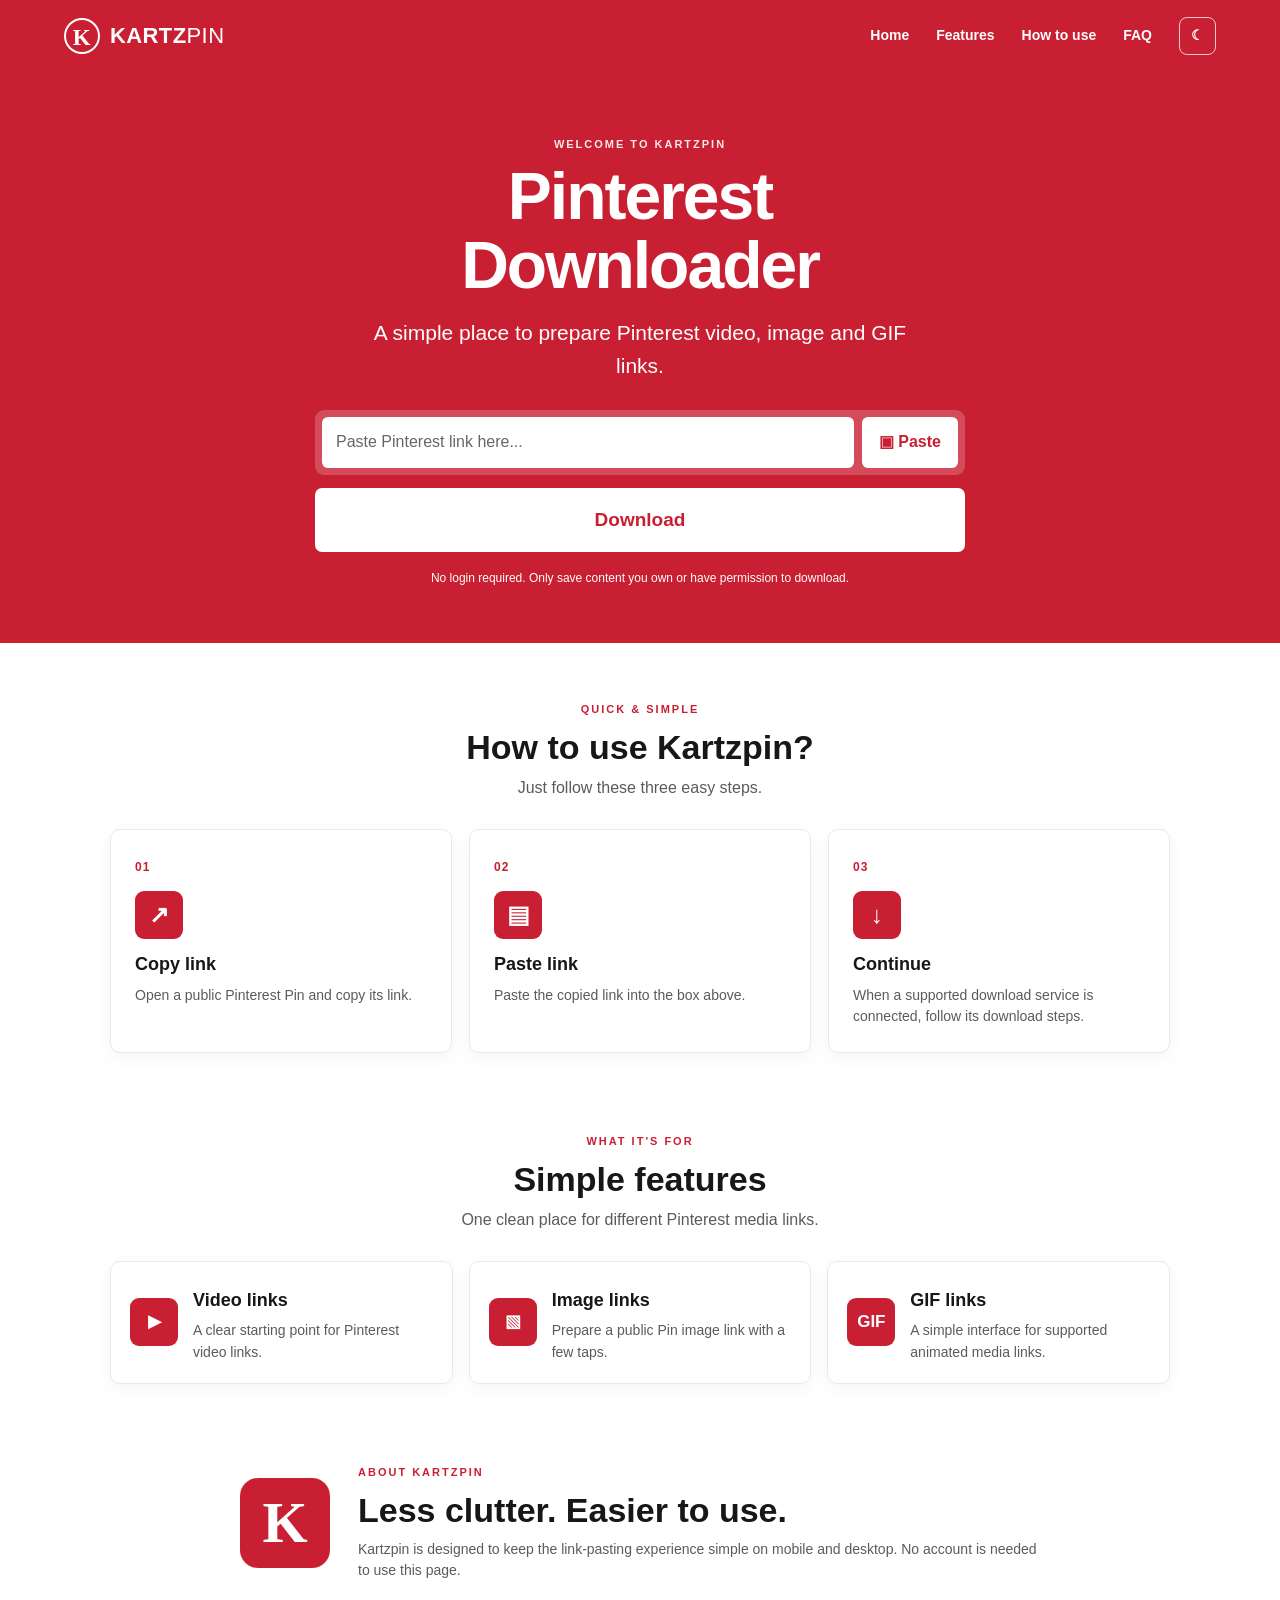
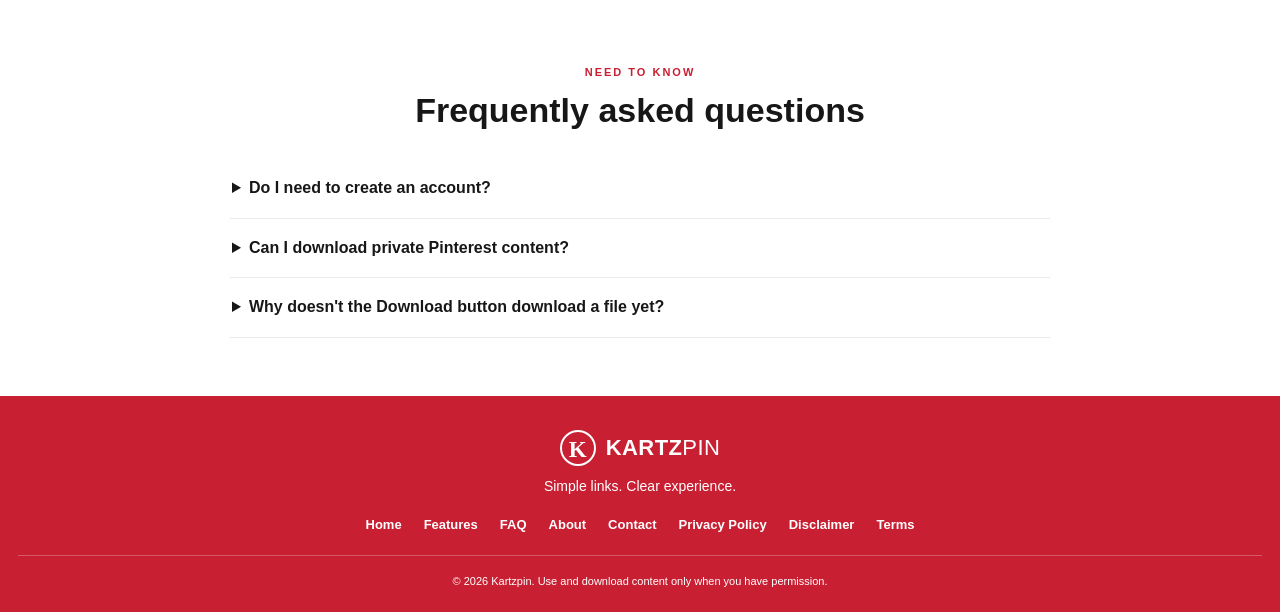
<file: Index.html>
<!doctype html>
<html lang="en">
<head>
  <meta charset="utf-8">
  <meta name="viewport" content="width=device-width, initial-scale=1">
  <meta name="description" content="Kartzpin Downloader — a simple interface for Pinterest links.">
  <title>Kartzpin Downloader</title>
  <link rel="stylesheet" href="styles.css">
</head>
<body>
  <header class="site-header">
    <a class="brand" href="#home" aria-label="Kartzpin home">
      <span class="brand-mark">K</span><span>KARTZ<span class="brand-light">PIN</span></span>
    </a>
    <button class="menu-toggle" id="menuToggle" aria-label="Open menu" aria-expanded="false">☰</button>
    <nav class="nav" id="mainNav">
      <a href="#home">Home</a>
      <a href="#features">Features</a>
      <a href="#how">How to use</a>
      <a href="FAQ.html">FAQ</a>
      <button class="theme-toggle" id="themeToggle" type="button" aria-label="Switch colour mode">☾</button>
    </nav>
  </header>

  <main>
    <section class="hero" id="home">
      <div class="hero-inner">
        <p class="eyebrow">WELCOME TO KARTZPIN</p>
        <h1><span>Pinterest</span><br>Downloader</h1>
        <p class="hero-copy">A simple place to prepare Pinterest video, image and GIF links.</p>
        <form class="download-form" id="downloadForm">
          <label class="sr-only" for="pinUrl">Pinterest link</label>
          <input id="pinUrl" type="url" placeholder="Paste Pinterest link here..." autocomplete="url">
          <button class="paste-btn" id="pasteBtn" type="button">▣ <span>Paste</span></button>
        </form>
        <button class="download-btn" type="submit" form="downloadForm">Download</button>
        <p class="notice" id="statusMessage" role="status">No login required. Only save content you own or have permission to download.</p>
      </div>
    </section>

    <section class="section how-section" id="how">
      <div class="section-heading">
        <p class="eyebrow red-text">QUICK &amp; SIMPLE</p>
        <h2>How to use Kartzpin?</h2>
        <p>Just follow these three easy steps.</p>
      </div>
      <div class="steps">
        <article class="step-card"><span class="step-number">01</span><div class="step-icon">↗</div><h3>Copy link</h3><p>Open a public Pinterest Pin and copy its link.</p></article>
        <article class="step-card"><span class="step-number">02</span><div class="step-icon">▤</div><h3>Paste link</h3><p>Paste the copied link into the box above.</p></article>
        <article class="step-card"><span class="step-number">03</span><div class="step-icon">↓</div><h3>Continue</h3><p>When a supported download service is connected, follow its download steps.</p></article>
      </div>
    </section>

    <section class="section features-section" id="features">
      <div class="section-heading">
        <p class="eyebrow red-text">WHAT IT'S FOR</p>
        <h2>Simple features</h2>
        <p>One clean place for different Pinterest media links.</p>
      </div>
      <div class="feature-grid">
        <article class="feature-card"><div class="feature-icon">▶</div><div><h3>Video links</h3><p>A clear starting point for Pinterest video links.</p></div></article>
        <article class="feature-card"><div class="feature-icon">▧</div><div><h3>Image links</h3><p>Prepare a public Pin image link with a few taps.</p></div></article>
        <article class="feature-card"><div class="feature-icon">GIF</div><div><h3>GIF links</h3><p>A simple interface for supported animated media links.</p></div></article>
      </div>
    </section>

    <section class="section about-section">
      <div class="about-mark">K</div>
      <div>
        <p class="eyebrow red-text">ABOUT KARTZPIN</p>
        <h2>Less clutter. Easier to use.</h2>
        <p>Kartzpin is designed to keep the link-pasting experience simple on mobile and desktop. No account is needed to use this page.</p>
      </div>
    </section>

    <section class="section faq-section" id="faq">
      <div class="section-heading">
        <p class="eyebrow red-text">NEED TO KNOW</p>
        <h2>Frequently asked questions</h2>
      </div>
      <details><summary>Do I need to create an account?</summary><p>No. This website interface does not require visitor sign-in.</p></details>
      <details><summary>Can I download private Pinterest content?</summary><p>No. Private, restricted or inaccessible content should not be downloaded. Use only content you own or have permission to save.</p></details>
      <details><summary>Why doesn't the Download button download a file yet?</summary><p>The website design is ready, but a legitimate download service/API has not been connected. The button will not pretend a download has happened.</p></details>
    </section>
  </main>

  <footer class="site-footer">
    <a class="brand footer-brand" href="#home"><span class="brand-mark">K</span><span>KARTZ<span class="brand-light">PIN</span></span></a>
    <p>Simple links. Clear experience.</p>

    <div class="footer-links">
      <a href="#home">Home</a>
      <a href="#features">Features</a>
      <a href="FAQ.html">FAQ</a>
      <a href="about.html">About</a>
      <a href="contact.html">Contact</a>
      <a href="privacy-policy.html">Privacy Policy</a>
      <a href="disclaimer.html">Disclaimer</a>
      <a href="terms.html">Terms</a>
    </div>

    <small>© <span id="year"></span> Kartzpin. Use and download content only when you have permission.</small>
  </footer>

  <script src="script.js"></script>
</body>
</html>
</file>
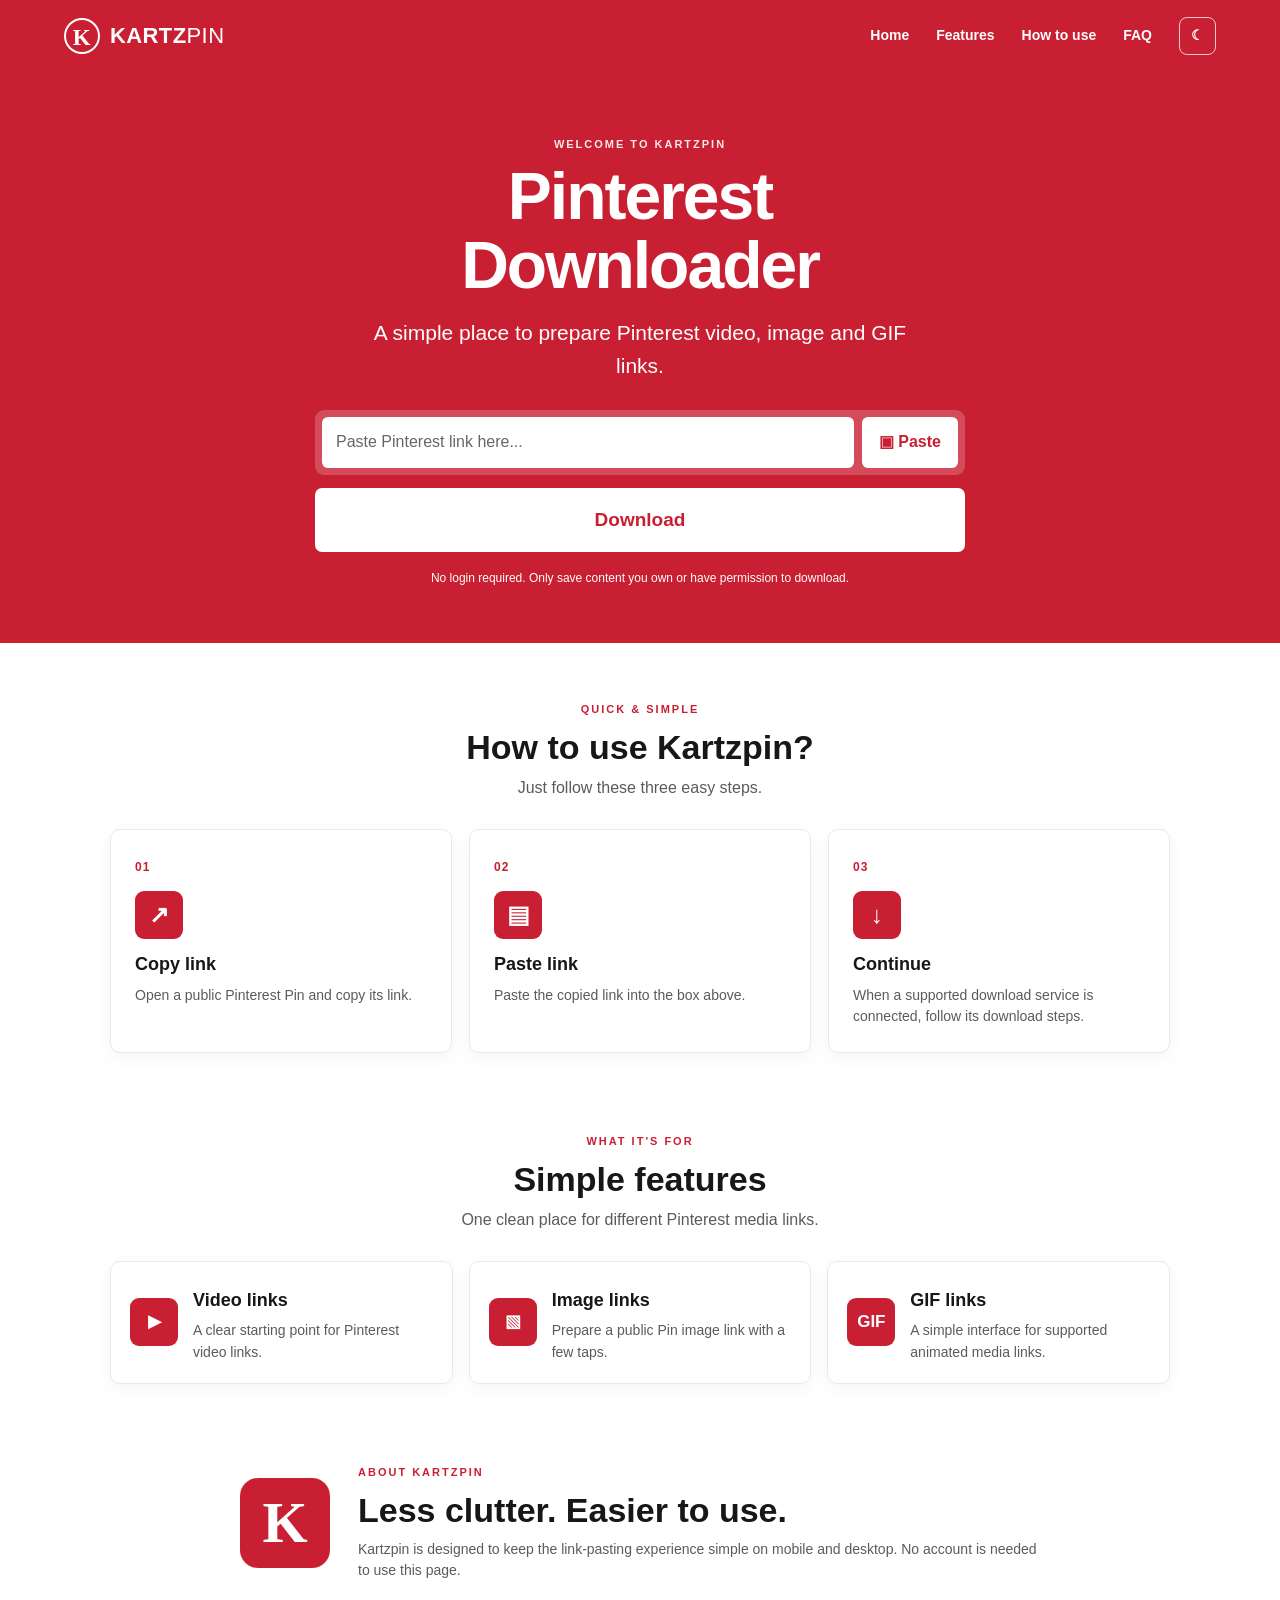
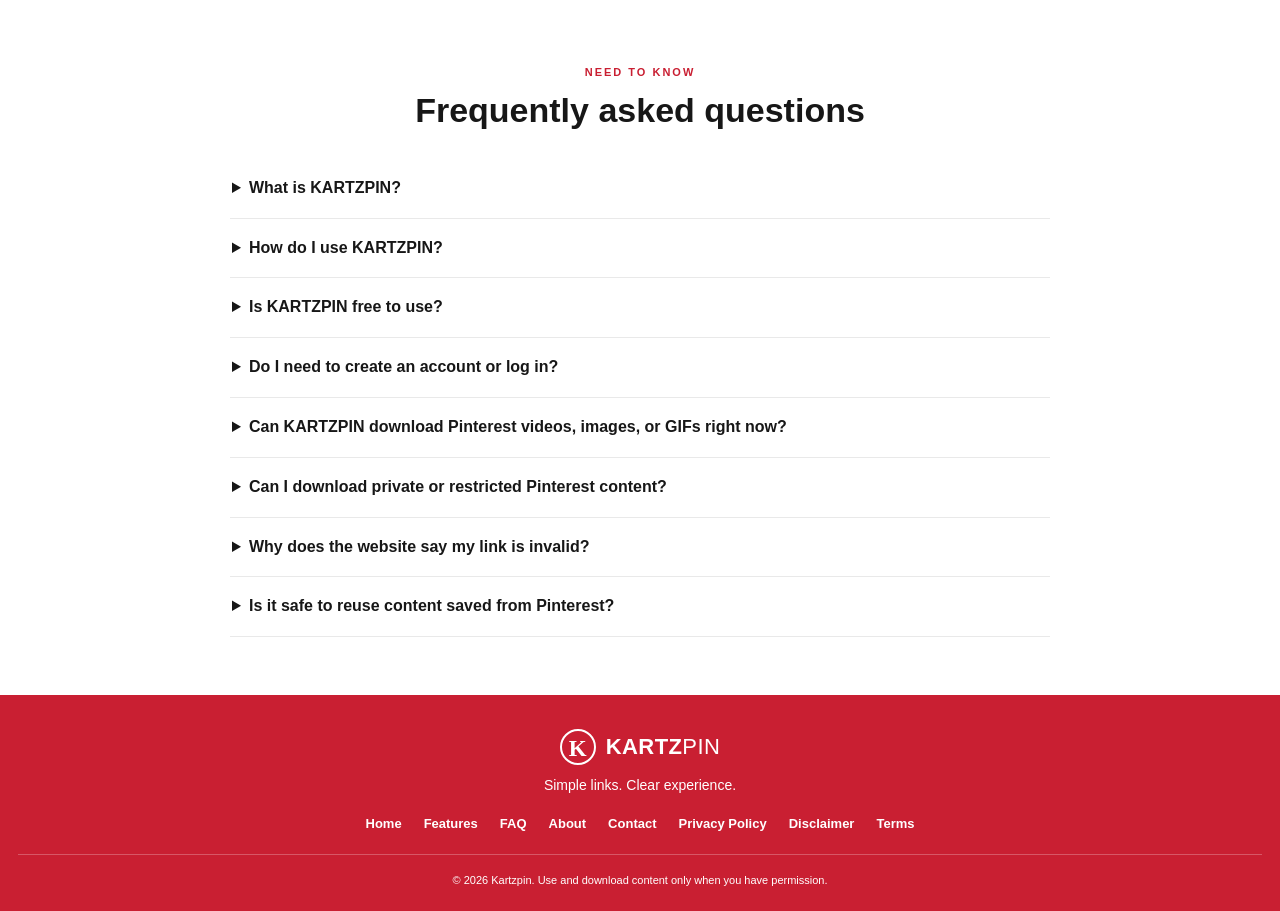
<file: index.html>
<!doctype html>
<html lang="en">
<head>
  <meta charset="utf-8">
  <meta name="viewport" content="width=device-width, initial-scale=1">
  <meta name="description" content="Kartzpin Downloader — a simple interface for Pinterest links.">
  <title>Kartzpin Downloader</title>
  <link rel="stylesheet" href="styles.css">
</head>
<body>
  <header class="site-header">
    <a class="brand" href="#home" aria-label="Kartzpin home">
      <span class="brand-mark">K</span><span>KARTZ<span class="brand-light">PIN</span></span>
    </a>
    <button class="menu-toggle" id="menuToggle" aria-label="Open menu" aria-expanded="false">☰</button>
    <nav class="nav" id="mainNav">
      <a href="#home">Home</a>
      <a href="#features">Features</a>
      <a href="#how">How to use</a>
      <a href="faq.html">FAQ</a>
      <button class="theme-toggle" id="themeToggle" type="button" aria-label="Switch colour mode">☾</button>
    </nav>
  </header>

  <main>
    <section class="hero" id="home">
      <div class="hero-inner">
        <p class="eyebrow">WELCOME TO KARTZPIN</p>
        <h1><span>Pinterest</span><br>Downloader</h1>
        <p class="hero-copy">A simple place to prepare Pinterest video, image and GIF links.</p>
        <form class="download-form" id="downloadForm">
          <label class="sr-only" for="pinUrl">Pinterest link</label>
          <input id="pinUrl" type="url" placeholder="Paste Pinterest link here..." autocomplete="url">
          <button class="paste-btn" id="pasteBtn" type="button">▣ <span>Paste</span></button>
        </form>
        <button class="download-btn" type="submit" form="downloadForm">Download</button>
        <p class="notice" id="statusMessage" role="status">No login required. Only save content you own or have permission to download.</p>
      </div>
    </section>

    <section class="section how-section" id="how">
      <div class="section-heading">
        <p class="eyebrow red-text">QUICK &amp; SIMPLE</p>
        <h2>How to use Kartzpin?</h2>
        <p>Just follow these three easy steps.</p>
      </div>
      <div class="steps">
        <article class="step-card"><span class="step-number">01</span><div class="step-icon">↗</div><h3>Copy link</h3><p>Open a public Pinterest Pin and copy its link.</p></article>
        <article class="step-card"><span class="step-number">02</span><div class="step-icon">▤</div><h3>Paste link</h3><p>Paste the copied link into the box above.</p></article>
        <article class="step-card"><span class="step-number">03</span><div class="step-icon">↓</div><h3>Continue</h3><p>When a supported download service is connected, follow its download steps.</p></article>
      </div>
    </section>

    <section class="section features-section" id="features">
      <div class="section-heading">
        <p class="eyebrow red-text">WHAT IT'S FOR</p>
        <h2>Simple features</h2>
        <p>One clean place for different Pinterest media links.</p>
      </div>
      <div class="feature-grid">
        <article class="feature-card"><div class="feature-icon">▶</div><div><h3>Video links</h3><p>A clear starting point for Pinterest video links.</p></div></article>
        <article class="feature-card"><div class="feature-icon">▧</div><div><h3>Image links</h3><p>Prepare a public Pin image link with a few taps.</p></div></article>
        <article class="feature-card"><div class="feature-icon">GIF</div><div><h3>GIF links</h3><p>A simple interface for supported animated media links.</p></div></article>
      </div>
    </section>

    <section class="section about-section">
      <div class="about-mark">K</div>
      <div>
        <p class="eyebrow red-text">ABOUT KARTZPIN</p>
        <h2>Less clutter. Easier to use.</h2>
        <p>Kartzpin is designed to keep the link-pasting experience simple on mobile and desktop. No account is needed to use this page.</p>
      </div>
    </section>

    <section class="section faq-section" id="faq">
      <div class="section-heading">
        <p class="eyebrow red-text">NEED TO KNOW</p>
        <h2>Frequently asked questions</h2>
      </div>
      
<details>
  <summary>What is KARTZPIN?</summary>
  <p>KARTZPIN is a simple web interface for entering and checking the format of Pinterest links. It is designed to be easy to use on mobile phones and desktop devices.</p>
</details>

<details>
  <summary>How do I use KARTZPIN?</summary>
  <p>Copy the link of a Pinterest Pin, paste it into the link box on the home page, and select Download. The current version checks whether the link looks like a Pinterest URL; it does not download a media file.</p>
</details>

<details>
  <summary>Is KARTZPIN free to use?</summary>
  <p>The current website interface is available to visitors without a paid account.</p>
</details>

<details>
  <summary>Do I need to create an account or log in?</summary>
  <p>No account or visitor login is required to use the current KARTZPIN interface.</p>
</details>

<details>
  <summary>Can KARTZPIN download Pinterest videos, images, or GIFs right now?</summary>
  <p>Not yet. The current version is a front-end interface and a download service or API has not been connected. The website will not claim that a file has been downloaded when it has not.</p>
</details>

<details>
  <summary>Can I download private or restricted Pinterest content?</summary>
  <p>No. Do not try to access or save private, restricted, or otherwise inaccessible content. Only use content you own or have permission to download.</p>
</details>

<details>
  <summary>Why does the website say my link is invalid?</summary>
  <p>Check that you copied the complete link and that it belongs to Pinterest. Remove any extra spaces and try pasting the link again.</p>
</details>

<details>
  <summary>Is it safe to reuse content saved from Pinterest?</summary>
  <p>Always respect the creator's rights, Pinterest's rules, and applicable laws. Get permission when required, and do not reuse or distribute someone else's work without the necessary rights.</p>
</details>
  </main>

  <footer class="site-footer">
    <a class="brand footer-brand" href="#home"><span class="brand-mark">K</span><span>KARTZ<span class="brand-light">PIN</span></span></a>
    <p>Simple links. Clear experience.</p>

    <div class="footer-links">
      <a href="#home">Home</a>
      <a href="#features">Features</a>
      <a href="faq.html">FAQ</a>
      <a href="about.html">About</a>
      <a href="contact.html">Contact</a>
      <a href="privacy-policy.html">Privacy Policy</a>
      <a href="disclaimer.html">Disclaimer</a>
      <a href="terms.html">Terms</a>
    </div>

    <small>© <span id="year"></span> Kartzpin. Use and download content only when you have permission.</small>
  </footer>

  <script src="script.js"></script>
</body>
</html>
</file>
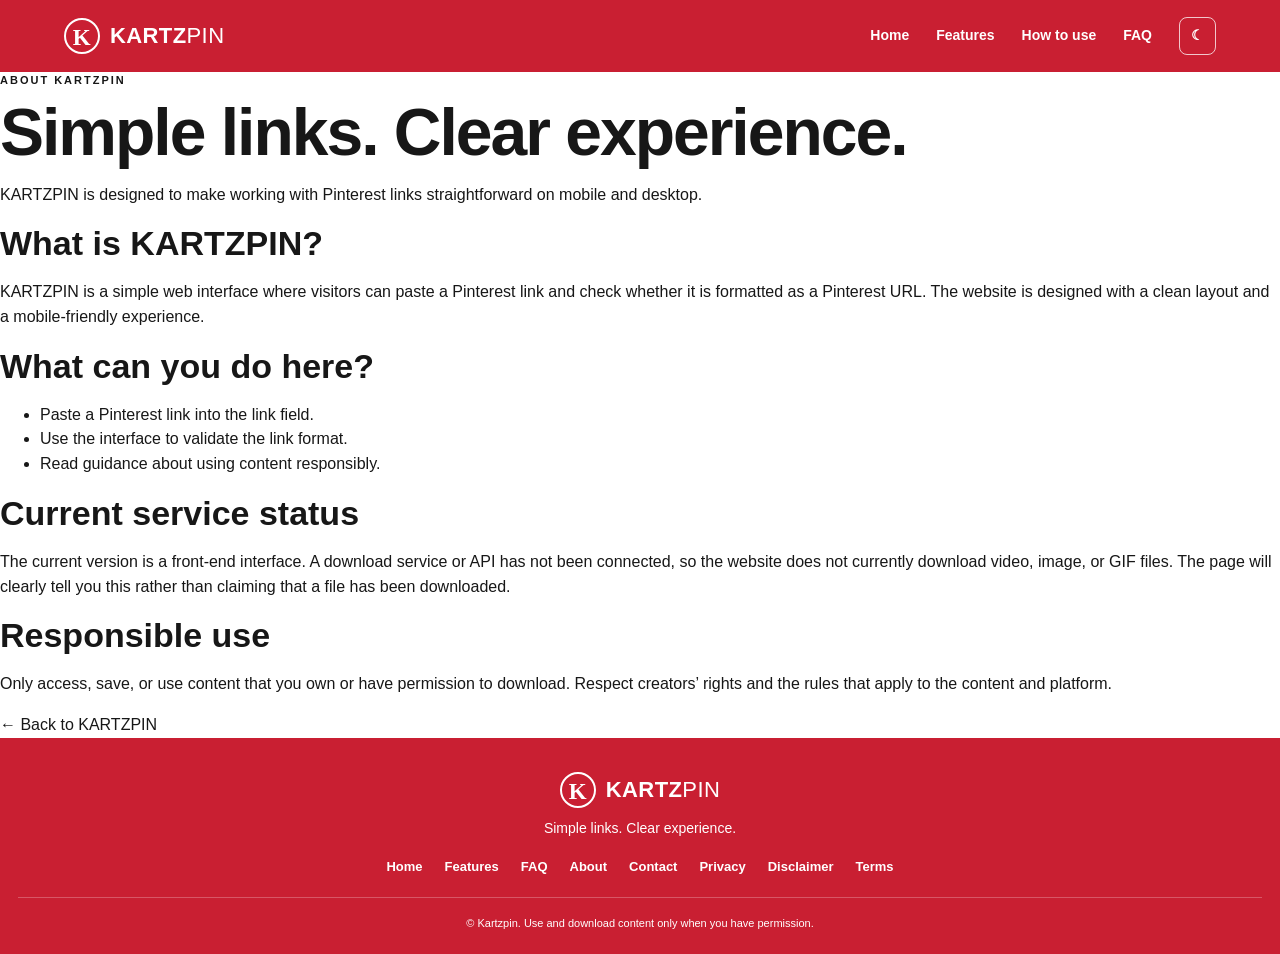
<file: about.html>
<!doctype html>
<html lang="en">
<head>
  <meta charset="utf-8">
  <meta name="viewport" content="width=device-width, initial-scale=1">
  <meta name="description" content="Learn about KARTZPIN and its simple Pinterest link interface.">
  <title>About Us | KARTZPIN</title>
  <link rel="stylesheet" href="styles.css">
</head>
<body>
<header class="site-header">
  <a class="brand" href="index.html#home" aria-label="Kartzpin home"><span class="brand-mark">K</span><span>KARTZ<span class="brand-light">PIN</span></span></a>
  <button class="menu-toggle" id="menuToggle" aria-label="Open menu" aria-expanded="false">☰</button>
  <nav class="nav" id="mainNav">
    <a href="index.html#home">Home</a><a href="index.html#features">Features</a><a href="index.html#how">How to use</a><a href="index.html#faq">FAQ</a>
    <button class="theme-toggle" id="themeToggle" type="button" aria-label="Switch colour mode">☾</button>
  </nav>
</header>
<main>
  <section class="info-hero">
    <p class="eyebrow">ABOUT KARTZPIN</p>
    <h1>Simple links. Clear experience.</h1>
    <p>KARTZPIN is designed to make working with Pinterest links straightforward on mobile and desktop.</p>
  </section>
  <section class="info-page">
    <div class="info-card">
      <h2>What is KARTZPIN?</h2>
      <p>KARTZPIN is a simple web interface where visitors can paste a Pinterest link and check whether it is formatted as a Pinterest URL. The website is designed with a clean layout and a mobile-friendly experience.</p>
      <h2>What can you do here?</h2>
      <ul><li>Paste a Pinterest link into the link field.</li><li>Use the interface to validate the link format.</li><li>Read guidance about using content responsibly.</li></ul>
      <h2>Current service status</h2>
      <p>The current version is a front-end interface. A download service or API has not been connected, so the website does not currently download video, image, or GIF files. The page will clearly tell you this rather than claiming that a file has been downloaded.</p>
      <h2>Responsible use</h2>
      <p>Only access, save, or use content that you own or have permission to download. Respect creators’ rights and the rules that apply to the content and platform.</p>
      <a class="info-back" href="index.html">← Back to KARTZPIN</a>
    </div>
  </section>
</main>
<footer class="site-footer">
  <a class="brand footer-brand" href="index.html#home"><span class="brand-mark">K</span><span>KARTZ<span class="brand-light">PIN</span></span></a>
  <p>Simple links. Clear experience.</p>
  <div class="footer-links">
    <a href="index.html#home">Home</a><a href="index.html#features">Features</a><a href="index.html#faq">FAQ</a>
    <a href="about.html">About</a><a href="contact.html">Contact</a><a href="privacy-policy.html">Privacy</a>
    <a href="disclaimer.html">Disclaimer</a><a href="terms.html">Terms</a>
  </div>
  <small>© <span id="year"></span> Kartzpin. Use and download content only when you have permission.</small>
</footer>
<script src="script.js"></script>
</body>
</html>
</file>
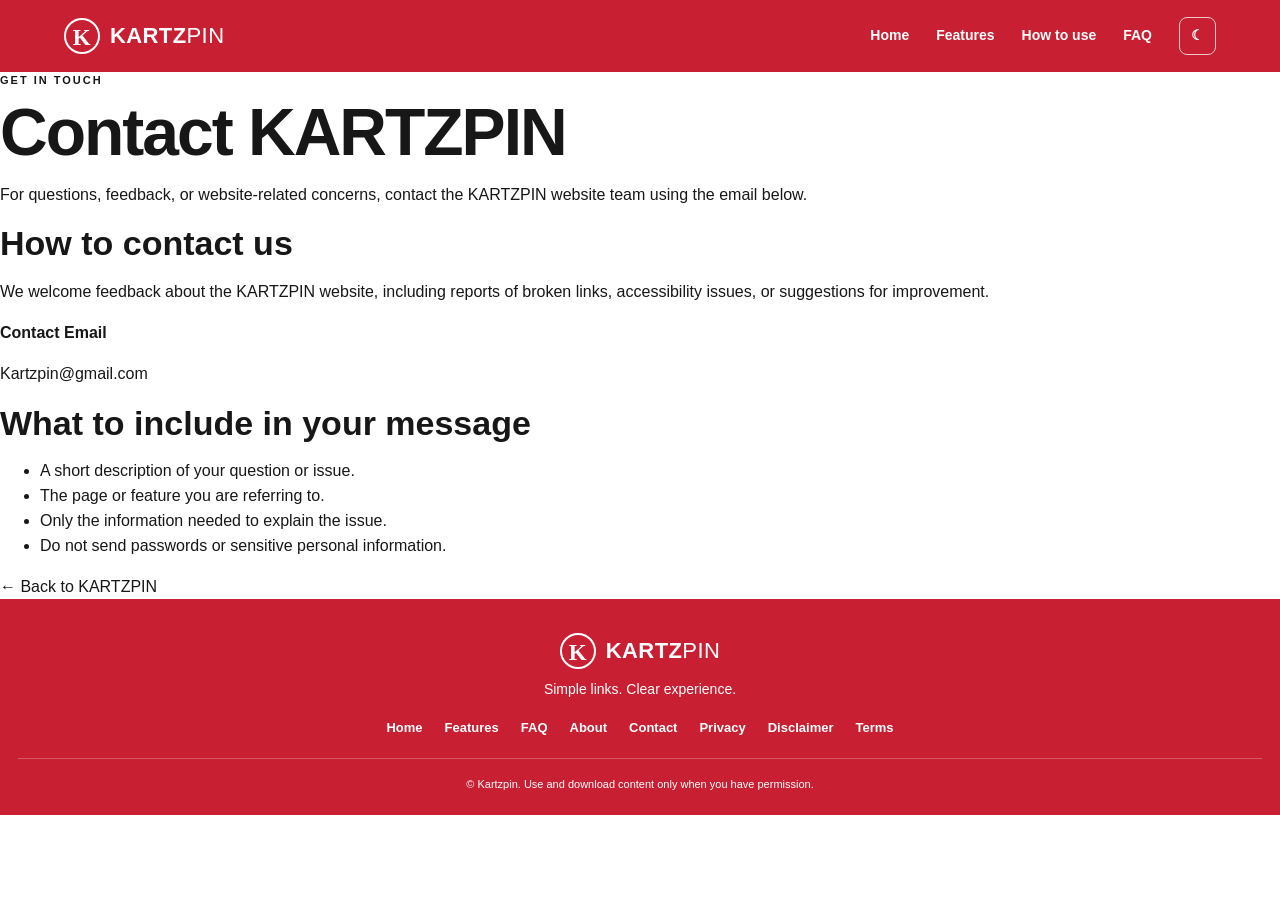
<file: contact.html>
<!doctype html>
<html lang="en">
<head>
  <meta charset="utf-8">
  <meta name="viewport" content="width=device-width, initial-scale=1">
  <meta name="description" content="Contact KARTZPIN for questions, feedback, and website-related support.">
  <title>Contact Us | KARTZPIN</title>
  <link rel="stylesheet" href="styles.css">
</head>

<body>

<header class="site-header">
  <a class="brand" href="index.html#home" aria-label="Kartzpin home">
    <span class="brand-mark">K</span>
    <span>KARTZ<span class="brand-light">PIN</span></span>
  </a>

  <button class="menu-toggle" id="menuToggle" aria-label="Open menu" aria-expanded="false">
    ☰
  </button>

  <nav class="nav" id="mainNav">
    <a href="index.html#home">Home</a>
    <a href="index.html#features">Features</a>
    <a href="index.html#how">How to use</a>
    <a href="index.html#faq">FAQ</a>

    <button class="theme-toggle" id="themeToggle" type="button" aria-label="Switch colour mode">
      ☾
    </button>
  </nav>
</header>

<main>

  <section class="info-hero">
    <p class="eyebrow">GET IN TOUCH</p>
    <h1>Contact KARTZPIN</h1>
    <p>
      For questions, feedback, or website-related concerns,
      contact the KARTZPIN website team using the email below.
    </p>
  </section>

  <section class="info-page">
    <div class="info-card">

      <h2>How to contact us</h2>

      <p>
        We welcome feedback about the KARTZPIN website,
        including reports of broken links, accessibility issues,
        or suggestions for improvement.
      </p>

      <div class="contact-placeholder">
        <strong>Contact Email</strong>
        <p>
          <a href="mailto:Kartzpin@gmail.com">
            Kartzpin@gmail.com
          </a>
        </p>
      </div>

      <h2>What to include in your message</h2>

      <ul>
        <li>A short description of your question or issue.</li>
        <li>The page or feature you are referring to.</li>
        <li>Only the information needed to explain the issue.</li>
        <li>Do not send passwords or sensitive personal information.</li>
      </ul>

      <a class="info-back" href="index.html">
        ← Back to KARTZPIN
      </a>

    </div>
  </section>

</main>

<footer class="site-footer">

  <a class="brand footer-brand" href="index.html#home">
    <span class="brand-mark">K</span>
    <span>KARTZ<span class="brand-light">PIN</span></span>
  </a>

  <p>Simple links. Clear experience.</p>

  <div class="footer-links">
    <a href="index.html#home">Home</a>
    <a href="index.html#features">Features</a>
    <a href="index.html#faq">FAQ</a>
    <a href="about.html">About</a>
    <a href="contact.html">Contact</a>
    <a href="privacy-policy.html">Privacy</a>
    <a href="disclaimer.html">Disclaimer</a>
    <a href="terms.html">Terms</a>
  </div>

  <small>
    © <span id="year"></span> Kartzpin.
    Use and download content only when you have permission.
  </small>

</footer>

<script src="script.js"></script>

</body>
</html>
</file>
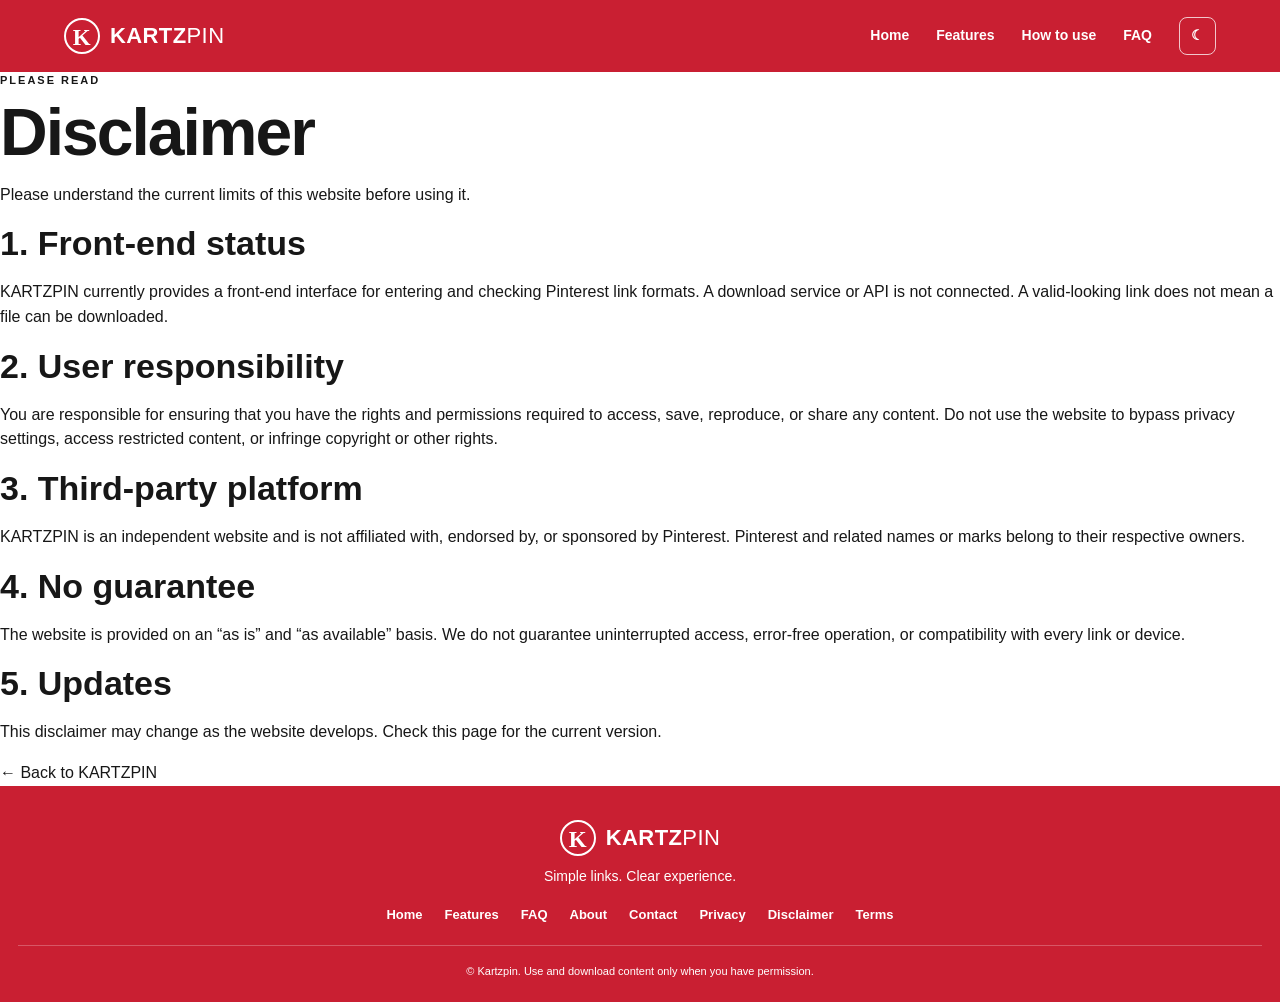
<file: disclaimer.html>
<!doctype html>
<html lang="en">
<head>
  <meta charset="utf-8">
  <meta name="viewport" content="width=device-width, initial-scale=1">
  <meta name="description" content="Important information about KARTZPIN, Pinterest links, and user responsibility.">
  <title>Disclaimer | KARTZPIN</title>
  <link rel="stylesheet" href="styles.css">
</head>
<body>
<header class="site-header">
  <a class="brand" href="index.html#home" aria-label="Kartzpin home"><span class="brand-mark">K</span><span>KARTZ<span class="brand-light">PIN</span></span></a>
  <button class="menu-toggle" id="menuToggle" aria-label="Open menu" aria-expanded="false">☰</button>
  <nav class="nav" id="mainNav">
    <a href="index.html#home">Home</a><a href="index.html#features">Features</a><a href="index.html#how">How to use</a><a href="index.html#faq">FAQ</a>
    <button class="theme-toggle" id="themeToggle" type="button" aria-label="Switch colour mode">☾</button>
  </nav>
</header>
<main>
  <section class="info-hero">
    <p class="eyebrow">PLEASE READ</p>
    <h1>Disclaimer</h1>
    <p>Please understand the current limits of this website before using it.</p>
  </section>
  <section class="info-page">
    <div class="info-card">
      <h2>1. Front-end status</h2>
      <p>KARTZPIN currently provides a front-end interface for entering and checking Pinterest link formats. A download service or API is not connected. A valid-looking link does not mean a file can be downloaded.</p>
      <h2>2. User responsibility</h2>
      <p>You are responsible for ensuring that you have the rights and permissions required to access, save, reproduce, or share any content. Do not use the website to bypass privacy settings, access restricted content, or infringe copyright or other rights.</p>
      <h2>3. Third-party platform</h2>
      <p>KARTZPIN is an independent website and is not affiliated with, endorsed by, or sponsored by Pinterest. Pinterest and related names or marks belong to their respective owners.</p>
      <h2>4. No guarantee</h2>
      <p>The website is provided on an “as is” and “as available” basis. We do not guarantee uninterrupted access, error-free operation, or compatibility with every link or device.</p>
      <h2>5. Updates</h2>
      <p>This disclaimer may change as the website develops. Check this page for the current version.</p>
      <a class="info-back" href="index.html">← Back to KARTZPIN</a>
    </div>
  </section>
</main>
<footer class="site-footer">
  <a class="brand footer-brand" href="index.html#home"><span class="brand-mark">K</span><span>KARTZ<span class="brand-light">PIN</span></span></a>
  <p>Simple links. Clear experience.</p>
  <div class="footer-links">
    <a href="index.html#home">Home</a><a href="index.html#features">Features</a><a href="index.html#faq">FAQ</a>
    <a href="about.html">About</a><a href="contact.html">Contact</a><a href="privacy-policy.html">Privacy</a>
    <a href="disclaimer.html">Disclaimer</a><a href="terms.html">Terms</a>
  </div>
  <small>© <span id="year"></span> Kartzpin. Use and download content only when you have permission.</small>
</footer>
<script src="script.js"></script>
</body>
</html>
</file>
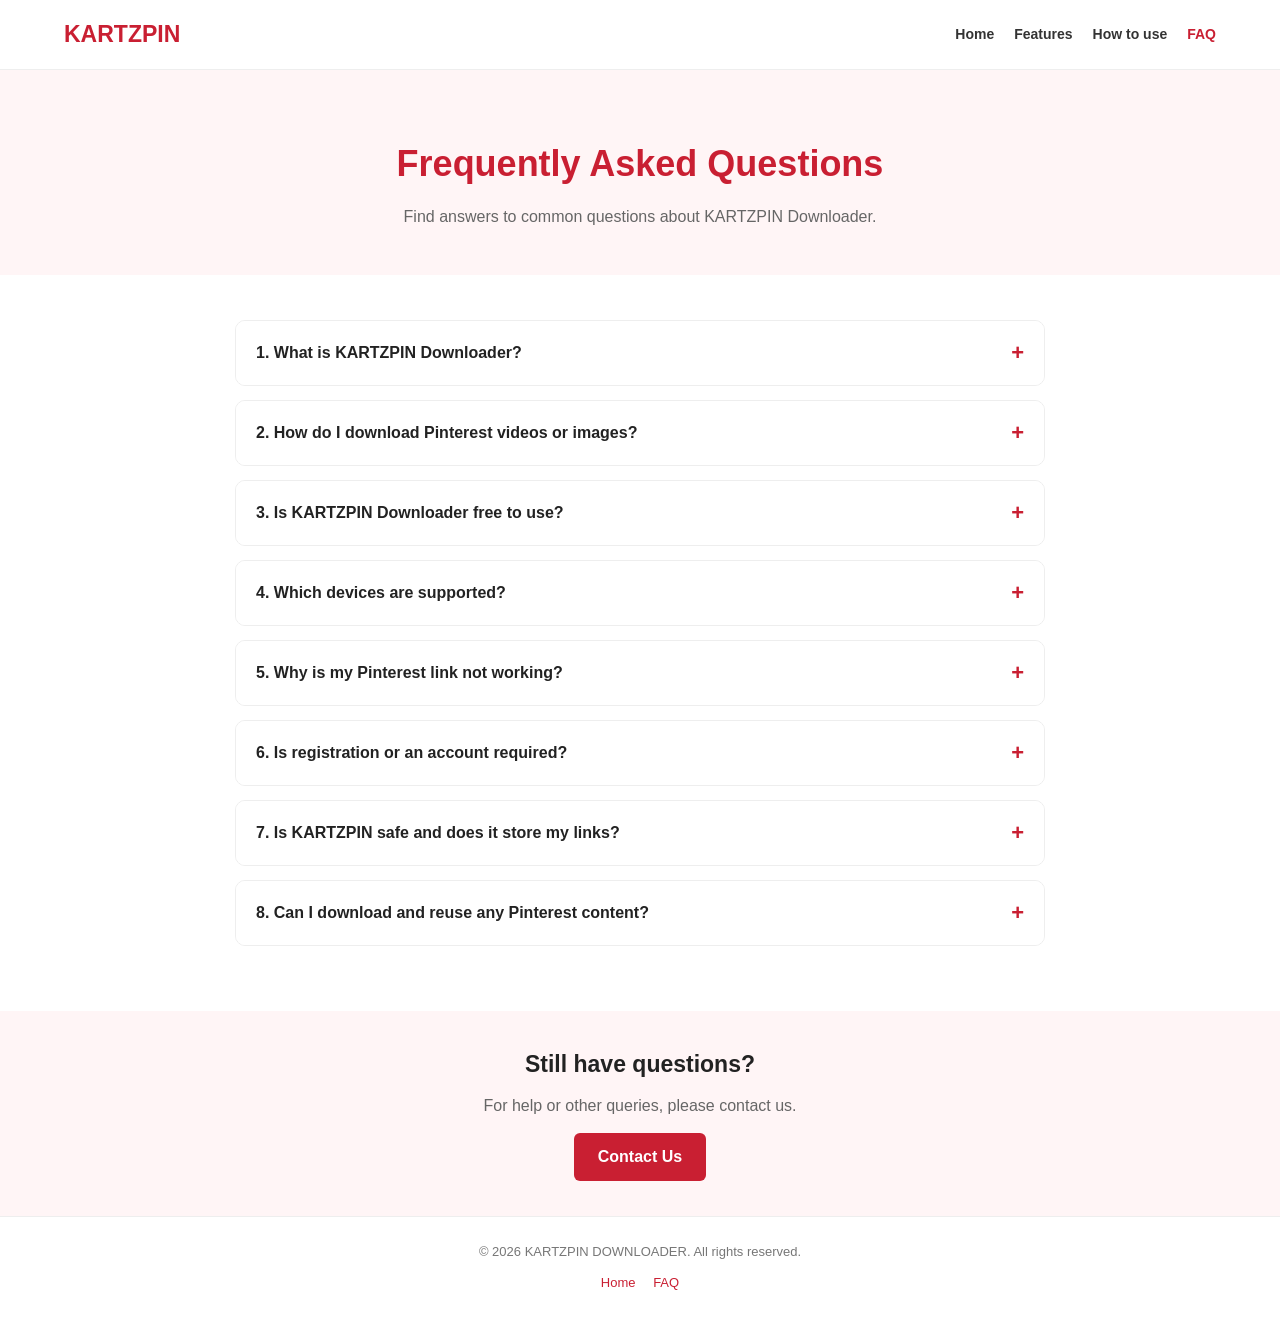
<file: faq.html>
<!DOCTYPE html>
<html lang="en">
<head>
  <meta charset="UTF-8">
  <meta name="viewport" content="width=device-width, initial-scale=1.0">
  <meta name="description" content="Find answers to common questions about KARTZPIN Downloader, Pinterest links, supported devices, privacy and responsible use.">
  <meta name="theme-color" content="#c91f32">
  <title>FAQ | KARTZPIN DOWNLOADER</title>
  <style>
    * { margin: 0; padding: 0; box-sizing: border-box; }
    body {
      font-family: Arial, sans-serif;
      background: #fff;
      color: #222;
      line-height: 1.6;
    }
    header {
      background: #fff;
      border-bottom: 1px solid #eee;
      padding: 16px 5%;
      display: flex;
      justify-content: space-between;
      align-items: center;
      flex-wrap: wrap;
      gap: 15px;
    }
    .logo {
      color: #c91f32;
      font-size: 23px;
      font-weight: 800;
      text-decoration: none;
    }
    nav { display: flex; gap: 20px; flex-wrap: wrap; }
    nav a {
      color: #333;
      text-decoration: none;
      font-size: 14px;
      font-weight: 600;
    }
    nav a:hover, nav a[aria-current="page"] { color: #c91f32; }
    .hero {
      text-align: center;
      padding: 65px 20px 45px;
      background: #fff5f6;
    }
    .hero h1 { font-size: 36px; color: #c91f32; margin-bottom: 12px; }
    .hero p { color: #666; font-size: 16px; }
    .faq-container {
      max-width: 850px;
      margin: 45px auto 65px;
      padding: 0 20px;
    }
    .faq-item {
      border: 1px solid #eee;
      border-radius: 10px;
      margin-bottom: 14px;
      overflow: hidden;
      background: #fff;
    }
    .faq-question {
      width: 100%;
      border: 0;
      background: #fff;
      padding: 19px 20px;
      text-align: left;
      font-size: 16px;
      font-weight: 700;
      color: #222;
      cursor: pointer;
      display: flex;
      justify-content: space-between;
      align-items: center;
      gap: 12px;
    }
    .faq-question:hover, .faq-item.active .faq-question { color: #c91f32; }
    .faq-question .icon {
      color: #c91f32;
      font-size: 22px;
      flex-shrink: 0;
    }
    .faq-answer {
      display: none;
      padding: 0 20px 20px;
      color: #666;
      font-size: 15px;
    }
    .faq-item.active .faq-answer { display: block; }
    .contact {
      text-align: center;
      padding: 35px 20px;
      background: #fff5f6;
    }
    .contact h2 { font-size: 23px; margin-bottom: 10px; }
    .contact p { color: #666; margin-bottom: 15px; }
    .contact a {
      display: inline-block;
      background: #c91f32;
      color: #fff;
      padding: 11px 24px;
      border-radius: 6px;
      text-decoration: none;
      font-weight: 600;
    }
    footer {
      background: #fff;
      border-top: 1px solid #eee;
      padding: 25px 15px;
      text-align: center;
      color: #777;
      font-size: 13px;
    }
    footer a { color: #c91f32; text-decoration: none; margin: 0 7px; }
    @media (max-width: 600px) {
      header { justify-content: center; }
      nav { justify-content: center; gap: 13px; }
      .hero { padding: 45px 15px 35px; }
      .hero h1 { font-size: 29px; }
      .faq-container { margin-top: 30px; }
      .faq-question { font-size: 14px; padding: 16px; }
      .faq-answer { font-size: 14px; padding: 0 16px 17px; }
    }
  </style>
</head>
<body>
  <header>
    <a href="index.html" class="logo">KARTZPIN</a>
    <nav aria-label="Main navigation">
      <a href="index.html#home">Home</a>
      <a href="index.html#features">Features</a>
      <a href="index.html#how">How to use</a>
      <a href="faq.html" aria-current="page">FAQ</a>
    </nav>
  </header>

  <section class="hero">
    <h1>Frequently Asked Questions</h1>
    <p>Find answers to common questions about KARTZPIN Downloader.</p>
  </section>

  <main class="faq-container">
    <div class="faq-item">
      <button class="faq-question" type="button" aria-expanded="false">
        <span>1. What is KARTZPIN Downloader?</span><span class="icon" aria-hidden="true">+</span>
      </button>
      <div class="faq-answer">
        KARTZPIN Downloader is an online tool designed to help users download supported Pinterest content through a shared link. It provides a simple and convenient downloading experience.
      </div>
    </div>

    <div class="faq-item">
      <button class="faq-question" type="button" aria-expanded="false">
        <span>2. How do I download Pinterest videos or images?</span><span class="icon" aria-hidden="true">+</span>
      </button>
      <div class="faq-answer">
        Copy the link of the Pinterest content you want to download. Open KARTZPIN Downloader, paste the link into the input box and follow the download instructions displayed on the website.
      </div>
    </div>

    <div class="faq-item">
      <button class="faq-question" type="button" aria-expanded="false">
        <span>3. Is KARTZPIN Downloader free to use?</span><span class="icon" aria-hidden="true">+</span>
      </button>
      <div class="faq-answer">
        KARTZPIN is designed to provide a free and easy-to-use downloading experience. Any available usage limits or restrictions will be shown on the website.
      </div>
    </div>

    <div class="faq-item">
      <button class="faq-question" type="button" aria-expanded="false">
        <span>4. Which devices are supported?</span><span class="icon" aria-hidden="true">+</span>
      </button>
      <div class="faq-answer">
        KARTZPIN can be accessed through modern web browsers on supported Android phones, iPhones, tablets, laptops and desktop computers. An internet connection is required.
      </div>
    </div>

    <div class="faq-item">
      <button class="faq-question" type="button" aria-expanded="false">
        <span>5. Why is my Pinterest link not working?</span><span class="icon" aria-hidden="true">+</span>
      </button>
      <div class="faq-answer">
        Make sure the Pinterest link is copied correctly and the content is publicly accessible. Private, deleted or unsupported content may not work. You can also try refreshing the page.
      </div>
    </div>

    <div class="faq-item">
      <button class="faq-question" type="button" aria-expanded="false">
        <span>6. Is registration or an account required?</span><span class="icon" aria-hidden="true">+</span>
      </button>
      <div class="faq-answer">
        No account is required to use the basic KARTZPIN downloading interface. Simply visit the website and follow the instructions.
      </div>
    </div>

    <div class="faq-item">
      <button class="faq-question" type="button" aria-expanded="false">
        <span>7. Is KARTZPIN safe and does it store my links?</span><span class="icon" aria-hidden="true">+</span>
      </button>
      <div class="faq-answer">
        Use KARTZPIN only through its official website and avoid sharing sensitive information. Data handling depends on the website's actual backend and privacy practices. Please read the Privacy Policy for more information.
      </div>
    </div>

    <div class="faq-item">
      <button class="faq-question" type="button" aria-expanded="false">
        <span>8. Can I download and reuse any Pinterest content?</span><span class="icon" aria-hidden="true">+</span>
      </button>
      <div class="faq-answer">
        Downloading content does not give you ownership or permission to reuse it. Always respect the original creator's copyright and obtain permission when required. Use downloaded content responsibly and follow applicable laws and platform terms.
      </div>
    </div>
  </main>

  <section class="contact">
    <h2>Still have questions?</h2>
    <p>For help or other queries, please contact us.</p>
    <a href="index.html#contact">Contact Us</a>
  </section>

  <footer>
    <p>© 2026 KARTZPIN DOWNLOADER. All rights reserved.</p>
    <p style="margin-top: 10px;">
      <a href="index.html">Home</a>
      <a href="faq.html" aria-current="page">FAQ</a>
    </p>
  </footer>

  <script>
    document.querySelectorAll(".faq-question").forEach((button) => {
      button.addEventListener("click", () => {
        const item = button.closest(".faq-item");
        const isOpen = item.classList.toggle("active");
        button.setAttribute("aria-expanded", String(isOpen));
        button.querySelector(".icon").textContent = isOpen ? "−" : "+";
      });
    });
  </script>
</body>
</html>
</file>
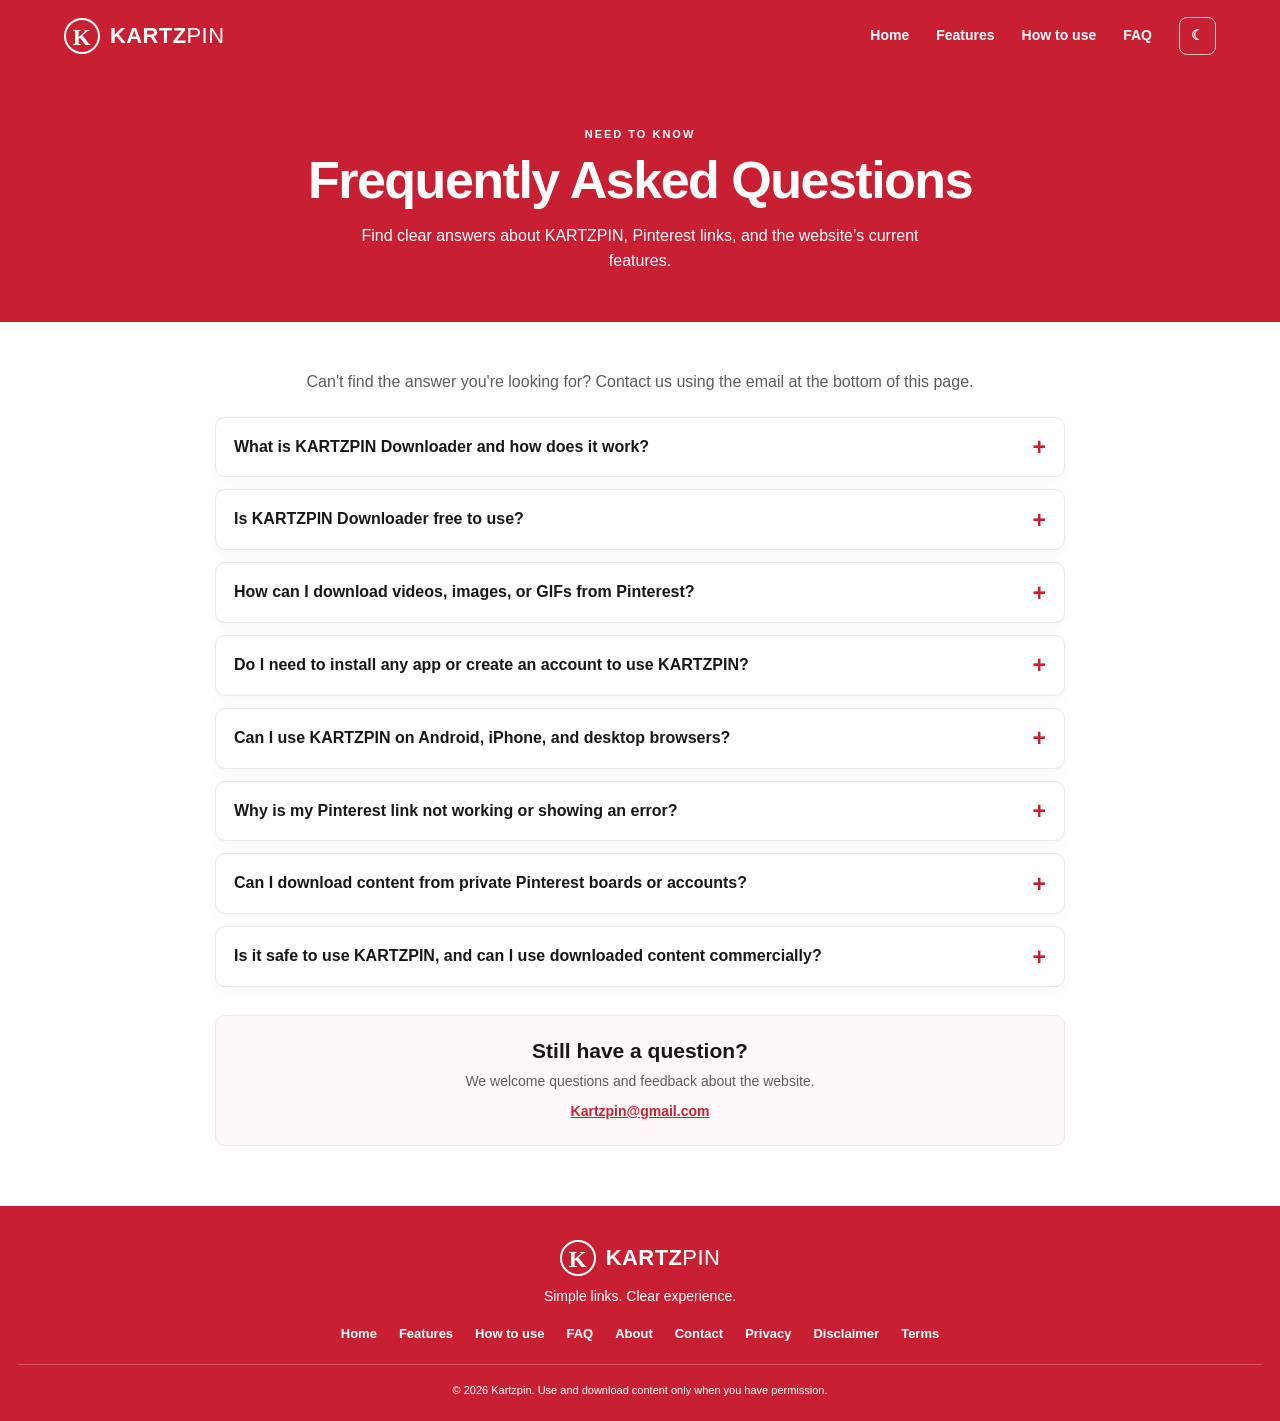
<file: FAQ.html>
<!doctype html>
<html lang="en">
<head>
  <meta charset="utf-8">
  <meta name="viewport" content="width=device-width, initial-scale=1">
  <meta name="description" content="Answers to common questions about using KARTZPIN, Pinterest links, supported devices, privacy, and responsible use.">
  <meta name="theme-color" content="#c91f32">
  <title>FAQ | KARTZPIN</title>
  <link rel="stylesheet" href="styles.css">
  <style>
    .faq-hero {
      padding: 54px 18px 48px;
      background: var(--red);
      color: var(--white);
      text-align: center;
    }
    .faq-hero-inner { width: min(760px, 100%); margin: auto; }
    .faq-hero h1 { margin: 0; font-size: clamp(34px, 6vw, 52px); line-height: 1.1; letter-spacing: -1.5px; }
    .faq-hero p:last-child { max-width: 600px; margin: 15px auto 0; }
    .faq-content { width: min(850px, calc(100% - 36px)); margin: auto; padding: 48px 0 60px; }
    .faq-intro { margin: 0 0 22px; color: var(--muted); text-align: center; }
    .faq-list details {
      margin: 0 0 12px;
      padding: 0;
      overflow: hidden;
      border: 1px solid var(--line);
      border-radius: 10px;
      background: var(--card);
      box-shadow: 0 4px 14px rgba(0,0,0,.035);
    }
    .faq-list summary {
      position: relative;
      padding: 17px 48px 17px 18px;
      list-style: none;
      cursor: pointer;
      font-weight: 800;
    }
    .faq-list summary::-webkit-details-marker { display: none; }
    .faq-list summary::after {
      content: "+";
      position: absolute;
      top: 50%;
      right: 18px;
      transform: translateY(-50%);
      color: var(--red);
      font-size: 23px;
      line-height: 1;
    }
    .faq-list details[open] summary::after { content: "−"; }
    .faq-list details p {
      margin: 0;
      padding: 0 18px 18px;
      color: var(--muted);
      font-size: 14px;
    }
    .faq-contact {
      margin-top: 28px;
      padding: 22px;
      border: 1px solid var(--line);
      border-radius: 10px;
      background: var(--soft);
      text-align: center;
    }
    .faq-contact h2 { font-size: 21px; }
    .faq-contact p { margin: 8px 0 0; color: var(--muted); font-size: 14px; }
    .faq-contact a { color: var(--red); font-weight: 800; text-decoration: underline; }
    body.dark .faq-list details { box-shadow: none; }
    body.dark .faq-contact { background: #262626; }
    @media (max-width: 700px) {
      .faq-hero { padding: 42px 16px 38px; }
      .faq-content { padding: 34px 0 44px; }
      .faq-list summary { padding: 15px 42px 15px 14px; font-size: 15px; }
      .faq-list details p { padding: 0 14px 15px; }
      .faq-contact { padding: 18px 14px; }
    }
  </style>
</head>
<body>
  <header class="site-header">
    <a class="brand" href="index.html#home" aria-label="Kartzpin home">
      <span class="brand-mark">K</span><span>KARTZ<span class="brand-light">PIN</span></span>
    </a>
    <button class="menu-toggle" id="menuToggle" type="button" aria-label="Open menu" aria-expanded="false">☰</button>
    <nav class="nav" id="mainNav">
      <a href="index.html#home">Home</a>
      <a href="index.html#features">Features</a>
      <a href="index.html#how">How to use</a>
      <a href="FAQ.html" aria-current="page">FAQ</a>
      <button class="theme-toggle" id="themeToggle" type="button" aria-label="Switch colour mode">☾</button>
    </nav>
  </header>

  <main>
    <section class="faq-hero">
      <div class="faq-hero-inner">
        <p class="eyebrow">NEED TO KNOW</p>
        <h1>Frequently Asked Questions</h1>
        <p>Find clear answers about KARTZPIN, Pinterest links, and the website’s current features.</p>
      </div>
    </section>

    <section class="faq-content" aria-label="Frequently asked questions">
      <p class="faq-intro">Can't find the answer you're looking for? Contact us using the email at the bottom of this page.</p>

      <div class="faq-list">
        <details>
          <summary>What is KARTZPIN Downloader and how does it work?</summary>
          <p>KARTZPIN Downloader is a simple online tool designed to help users access Pinterest media downloads. Copy a Pinterest Pin link, paste it into the input box, and select Download. The download processing service is currently under development.</p>
        </details>

        <details>
          <summary>Is KARTZPIN Downloader free to use?</summary>
          <p>Yes. KARTZPIN is designed to provide a free and easy-to-use experience. You do not need to purchase a subscription or pay a fee to access the website.</p>
        </details>

        <details>
          <summary>How can I download videos, images, or GIFs from Pinterest?</summary>
          <p>Copy the Pinterest Pin URL and paste it into the input box on KARTZPIN, then select Download. Please note that actual video, image, and GIF downloading is not available yet because the download service is still being developed.</p>
        </details>

        <details>
          <summary>Do I need to install any app or create an account to use KARTZPIN?</summary>
          <p>No. KARTZPIN is a web-based tool, so you do not need to install an additional application or create an account to use its current website features.</p>
        </details>

        <details>
          <summary>Can I use KARTZPIN on Android, iPhone, and desktop browsers?</summary>
          <p>Yes. KARTZPIN is designed for mobile phones, tablets, and desktop devices. You can open the website in modern browsers such as Chrome, Firefox, Safari, and Edge. The experience may vary slightly between browsers.</p>
        </details>

        <details>
          <summary>Why is my Pinterest link not working or showing an error?</summary>
          <p>Make sure you copied the complete Pinterest Pin URL and pasted it correctly. Check that the link belongs to Pinterest and is publicly accessible. Some download-related errors may also occur because the download processing service is still under development.</p>
        </details>

        <details>
          <summary>Can I download content from private Pinterest boards or accounts?</summary>
          <p>No. KARTZPIN is not designed to access private or restricted Pinterest content. Only use publicly accessible content that you own or have permission to download.</p>
        </details>

        <details>
          <summary>Is it safe to use KARTZPIN, and can I use downloaded content commercially?</summary>
          <p>Use the website carefully and review our <a href="privacy-policy.html">Privacy Policy</a> to understand how submitted links and technical information are handled. Downloading content does not automatically give you permission to reuse it. You must have the necessary rights or permission from the original content owner before using material commercially.</p>
        </details>
      </div>

      <div class="faq-contact">
        <h2>Still have a question?</h2>
        <p>We welcome questions and feedback about the website.</p>
        <p><a href="mailto:Kartzpin@gmail.com">Kartzpin@gmail.com</a></p>
      </div>
    </section>
  </main>

  <footer class="site-footer">
    <a class="brand footer-brand" href="index.html#home">
      <span class="brand-mark">K</span><span>KARTZ<span class="brand-light">PIN</span></span>
    </a>
    <p>Simple links. Clear experience.</p>
    <div class="footer-links">
      <a href="index.html#home">Home</a>
      <a href="index.html#features">Features</a>
      <a href="index.html#how">How to use</a>
      <a href="Faq.html" aria-current="page">FAQ</a>
      <a href="about.html">About</a>
      <a href="contact.html">Contact</a>
      <a href="privacy-policy.html">Privacy</a>
      <a href="disclaimer.html">Disclaimer</a>
      <a href="terms.html">Terms</a>
    </div>
    <small>© <span id="year"></span> Kartzpin. Use and download content only when you have permission.</small>
  </footer>

  <script>
    const menuToggle = document.getElementById("menuToggle");
    const mainNav = document.getElementById("mainNav");
    const themeToggle = document.getElementById("themeToggle");

    menuToggle.addEventListener("click", () => {
      const isOpen = mainNav.classList.toggle("open");
      menuToggle.setAttribute("aria-expanded", String(isOpen));
      menuToggle.textContent = isOpen ? "×" : "☰";
    });

    mainNav.querySelectorAll("a").forEach(link => {
      link.addEventListener("click", () => {
        mainNav.classList.remove("open");
        menuToggle.setAttribute("aria-expanded", "false");
        menuToggle.textContent = "☰";
      });
    });

    function applyTheme(dark) {
      document.body.classList.toggle("dark", dark);
      themeToggle.textContent = dark ? "☀" : "☾";
      themeToggle.setAttribute("aria-label", dark ? "Switch to light mode" : "Switch to dark mode");
      try { localStorage.setItem("kartzpin-theme", dark ? "dark" : "light"); } catch (error) {}
    }

    let savedTheme = "light";
    try { savedTheme = localStorage.getItem("kartzpin-theme") || "light"; } catch (error) {}
    applyTheme(savedTheme === "dark");
    themeToggle.addEventListener("click", () => {
      applyTheme(!document.body.classList.contains("dark"));
    });

    document.getElementById("year").textContent = new Date().getFullYear();
  </script>
</body>
</html>
</file>
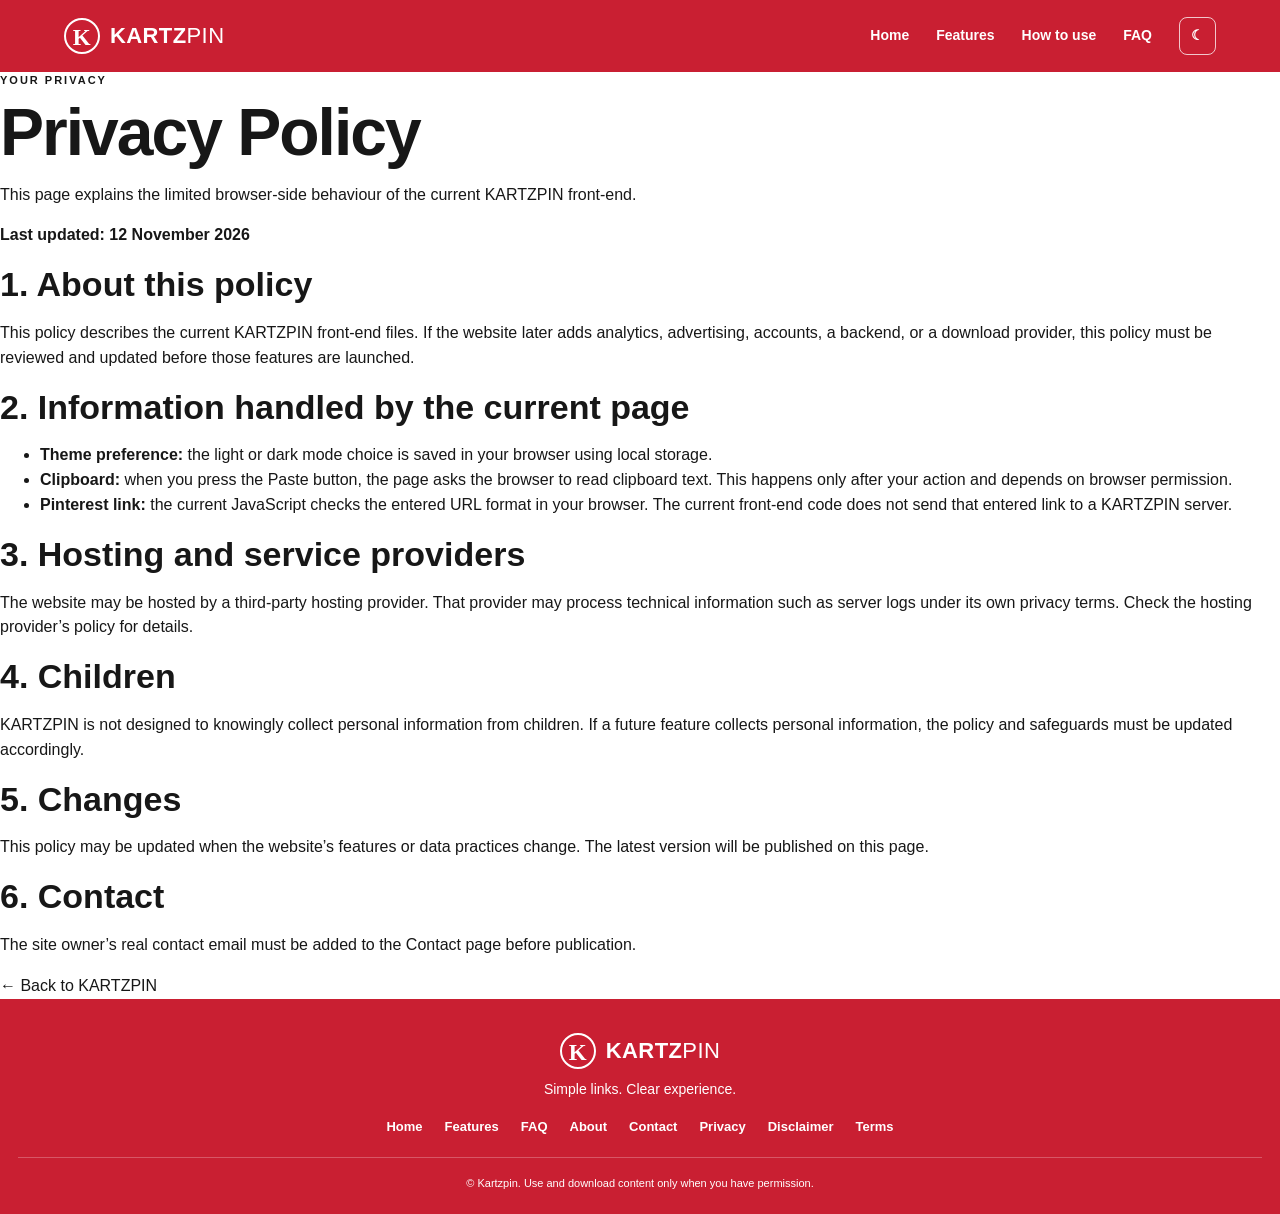
<file: privacy-policy.html>
<!doctype html>
<html lang="en">
<head>
  <meta charset="utf-8">
  <meta name="viewport" content="width=device-width, initial-scale=1">
  <meta name="description" content="Privacy information about the current KARTZPIN website interface.">
  <title>Privacy Policy | KARTZPIN</title>
  <link rel="stylesheet" href="styles.css">
</head>
<body>
<header class="site-header">
  <a class="brand" href="index.html#home" aria-label="Kartzpin home"><span class="brand-mark">K</span><span>KARTZ<span class="brand-light">PIN</span></span></a>
  <button class="menu-toggle" id="menuToggle" aria-label="Open menu" aria-expanded="false">☰</button>
  <nav class="nav" id="mainNav">
    <a href="index.html#home">Home</a><a href="index.html#features">Features</a><a href="index.html#how">How to use</a><a href="index.html#faq">FAQ</a>
    <button class="theme-toggle" id="themeToggle" type="button" aria-label="Switch colour mode">☾</button>
  </nav>
</header>
<main>
  <section class="info-hero">
    <p class="eyebrow">YOUR PRIVACY</p>
    <h1>Privacy Policy</h1>
    <p>This page explains the limited browser-side behaviour of the current KARTZPIN front-end.</p>
  </section>
  <section class="info-page">
    <div class="info-card">
      <p><strong>Last updated: 12 November 2026</strong></p>
      <h2>1. About this policy</h2>
      <p>This policy describes the current KARTZPIN front-end files. If the website later adds analytics, advertising, accounts, a backend, or a download provider, this policy must be reviewed and updated before those features are launched.</p>
      <h2>2. Information handled by the current page</h2>
      <ul><li><strong>Theme preference:</strong> the light or dark mode choice is saved in your browser using local storage.</li><li><strong>Clipboard:</strong> when you press the Paste button, the page asks the browser to read clipboard text. This happens only after your action and depends on browser permission.</li><li><strong>Pinterest link:</strong> the current JavaScript checks the entered URL format in your browser. The current front-end code does not send that entered link to a KARTZPIN server.</li></ul>
      <h2>3. Hosting and service providers</h2>
      <p>The website may be hosted by a third-party hosting provider. That provider may process technical information such as server logs under its own privacy terms. Check the hosting provider’s policy for details.</p>
      <h2>4. Children</h2>
      <p>KARTZPIN is not designed to knowingly collect personal information from children. If a future feature collects personal information, the policy and safeguards must be updated accordingly.</p>
      <h2>5. Changes</h2>
      <p>This policy may be updated when the website’s features or data practices change. The latest version will be published on this page.</p>
      <h2>6. Contact</h2>
      <p>The site owner’s real contact email must be added to the Contact page before publication.</p>
      <a class="info-back" href="index.html">← Back to KARTZPIN</a>
    </div>
  </section>
</main>
<footer class="site-footer">
  <a class="brand footer-brand" href="index.html#home"><span class="brand-mark">K</span><span>KARTZ<span class="brand-light">PIN</span></span></a>
  <p>Simple links. Clear experience.</p>
  <div class="footer-links">
    <a href="index.html#home">Home</a><a href="index.html#features">Features</a><a href="index.html#faq">FAQ</a>
    <a href="about.html">About</a><a href="contact.html">Contact</a><a href="privacy-policy.html">Privacy</a>
    <a href="disclaimer.html">Disclaimer</a><a href="terms.html">Terms</a>
  </div>
  <small>© <span id="year"></span> Kartzpin. Use and download content only when you have permission.</small>
</footer>
<script src="script.js"></script>
</body>
</html>
</file>
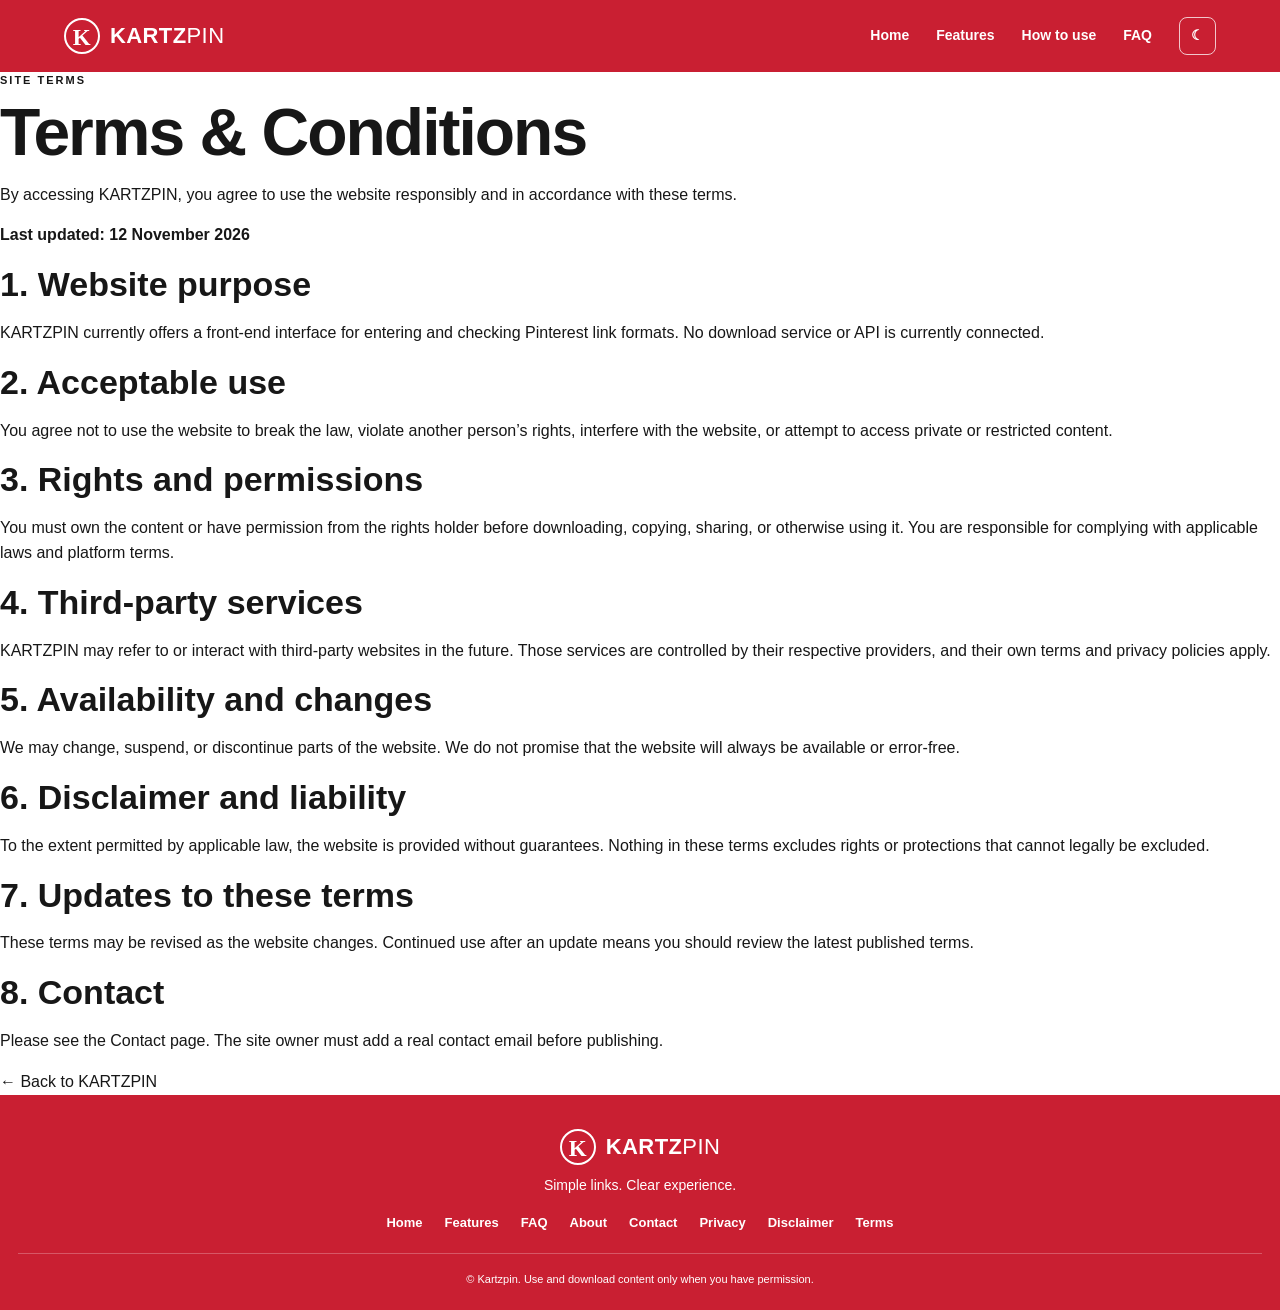
<file: terms.html>
<!doctype html>
<html lang="en">
<head>
  <meta charset="utf-8">
  <meta name="viewport" content="width=device-width, initial-scale=1">
  <meta name="description" content="Terms governing use of the KARTZPIN website.">
  <title>Terms & Conditions | KARTZPIN</title>
  <link rel="stylesheet" href="styles.css">
</head>
<body>
<header class="site-header">
  <a class="brand" href="index.html#home" aria-label="Kartzpin home"><span class="brand-mark">K</span><span>KARTZ<span class="brand-light">PIN</span></span></a>
  <button class="menu-toggle" id="menuToggle" aria-label="Open menu" aria-expanded="false">☰</button>
  <nav class="nav" id="mainNav">
    <a href="index.html#home">Home</a><a href="index.html#features">Features</a><a href="index.html#how">How to use</a><a href="index.html#faq">FAQ</a>
    <button class="theme-toggle" id="themeToggle" type="button" aria-label="Switch colour mode">☾</button>
  </nav>
</header>
<main>
  <section class="info-hero">
    <p class="eyebrow">SITE TERMS</p>
    <h1>Terms & Conditions</h1>
    <p>By accessing KARTZPIN, you agree to use the website responsibly and in accordance with these terms.</p>
  </section>
  <section class="info-page">
    <div class="info-card">
      <p><strong>Last updated: 12 November 2026</strong></p>
      <h2>1. Website purpose</h2>
      <p>KARTZPIN currently offers a front-end interface for entering and checking Pinterest link formats. No download service or API is currently connected.</p>
      <h2>2. Acceptable use</h2>
      <p>You agree not to use the website to break the law, violate another person’s rights, interfere with the website, or attempt to access private or restricted content.</p>
      <h2>3. Rights and permissions</h2>
      <p>You must own the content or have permission from the rights holder before downloading, copying, sharing, or otherwise using it. You are responsible for complying with applicable laws and platform terms.</p>
      <h2>4. Third-party services</h2>
      <p>KARTZPIN may refer to or interact with third-party websites in the future. Those services are controlled by their respective providers, and their own terms and privacy policies apply.</p>
      <h2>5. Availability and changes</h2>
      <p>We may change, suspend, or discontinue parts of the website. We do not promise that the website will always be available or error-free.</p>
      <h2>6. Disclaimer and liability</h2>
      <p>To the extent permitted by applicable law, the website is provided without guarantees. Nothing in these terms excludes rights or protections that cannot legally be excluded.</p>
      <h2>7. Updates to these terms</h2>
      <p>These terms may be revised as the website changes. Continued use after an update means you should review the latest published terms.</p>
      <h2>8. Contact</h2>
      <p>Please see the Contact page. The site owner must add a real contact email before publishing.</p>
      <a class="info-back" href="index.html">← Back to KARTZPIN</a>
    </div>
  </section>
</main>
<footer class="site-footer">
  <a class="brand footer-brand" href="index.html#home"><span class="brand-mark">K</span><span>KARTZ<span class="brand-light">PIN</span></span></a>
  <p>Simple links. Clear experience.</p>
  <div class="footer-links">
    <a href="index.html#home">Home</a><a href="index.html#features">Features</a><a href="index.html#faq">FAQ</a>
    <a href="about.html">About</a><a href="contact.html">Contact</a><a href="privacy-policy.html">Privacy</a>
    <a href="disclaimer.html">Disclaimer</a><a href="terms.html">Terms</a>
  </div>
  <small>© <span id="year"></span> Kartzpin. Use and download content only when you have permission.</small>
</footer>
<script src="script.js"></script>
</body>
</html>
</file>
<file: styles.css>
:root {
  --red: #c91f32;
  --red-dark: #a91628;
  --white: #ffffff;
  --black: #171717;
  --muted: #5b5b5b;
  --line: #e9e9e9;
  --soft: #fff7f8;
  --page: var(--white);
  --text: var(--black);
  --card: var(--white);
}
* { box-sizing: border-box; }
html { scroll-behavior: smooth; }
body { margin: 0; background: var(--page); color: var(--text); font-family: Arial, Helvetica, sans-serif; line-height: 1.55; }
a { color: inherit; text-decoration: none; }
button, input { font: inherit; }
.site-header { min-height: 72px; display: flex; align-items: center; justify-content: space-between; gap: 20px; padding: 12px clamp(18px, 5vw, 72px); background: var(--red); color: var(--white); }
.brand { display: inline-flex; align-items: center; gap: 10px; font-size: 22px; font-weight: 900; letter-spacing: .4px; }
.brand-mark { display: grid; place-items: center; width: 36px; height: 36px; border: 2px solid var(--white); border-radius: 50%; font-family: Georgia, serif; font-size: 23px; }
.brand-light { color: var(--white); font-weight: 500; }
.nav { display: flex; align-items: center; gap: 27px; font-size: 14px; font-weight: 700; }
.nav a:hover, .footer-links a:hover { text-decoration: underline; }
.theme-toggle, .menu-toggle { border: 1px solid rgba(255,255,255,.75); background: transparent; color: var(--white); border-radius: 8px; padding: 7px 11px; cursor: pointer; }
.menu-toggle { display: none; font-size: 21px; }
.hero { background: var(--red); color: var(--white); padding: 64px 18px 56px; text-align: center; }
.hero-inner { max-width: 760px; margin: auto; }
.eyebrow { margin: 0 0 9px; font-size: 11px; font-weight: 800; letter-spacing: 2px; }
.hero .eyebrow { color: var(--white); opacity: .9; }
h1 { margin: 0; font-size: clamp(38px, 7vw, 66px); line-height: 1.04; letter-spacing: -2px; }
h1 span { color: var(--white); }
.hero-copy { max-width: 560px; margin: 18px auto 28px; font-size: clamp(16px, 2.5vw, 21px); }
.download-form { display: flex; max-width: 650px; margin: auto; padding: 7px; gap: 8px; background: rgba(255,255,255,.2); border-radius: 9px; }
.download-form input { min-width: 0; flex: 1; border: 0; outline: 0; padding: 13px 14px; background: var(--white); color: var(--black); border-radius: 6px; font-size: 16px; }
.download-form input::placeholder { color: #666; }
.paste-btn { border: 0; border-radius: 6px; padding: 0 17px; background: var(--white); color: var(--red); font-weight: 800; cursor: pointer; }
.download-btn { display: block; width: min(100%, 650px); margin: 13px auto 0; padding: 15px; border: 2px solid var(--white); border-radius: 7px; background: var(--white); color: var(--red); font-size: 19px; font-weight: 800; cursor: pointer; }
.download-btn:hover { background: var(--red-dark); color: var(--white); }
.notice { margin: 17px auto 0; font-size: 12px; max-width: 650px; }
.section { width: min(1060px, calc(100% - 36px)); margin: auto; padding: 58px 0; }
.section-heading { text-align: center; margin-bottom: 28px; }
.red-text { color: var(--red); }
h2 { margin: 0 0 8px; font-size: clamp(25px, 4vw, 34px); line-height: 1.2; }
.section-heading > p:last-child { margin: 0; color: var(--muted); }
.steps { display: grid; grid-template-columns: repeat(3, 1fr); gap: 17px; }
.step-card { position: relative; padding: 24px; border: 1px solid var(--line); border-radius: 10px; background: var(--card); box-shadow: 0 5px 18px rgba(0,0,0,.045); }
.step-number { color: var(--red); font-size: 12px; font-weight: 900; letter-spacing: 1px; }
.step-icon, .feature-icon { display: grid; place-items: center; width: 48px; height: 48px; margin: 12px 0; border-radius: 9px; background: var(--red); color: var(--white); font-size: 24px; font-weight: 900; }
.step-card h3, .feature-card h3 { margin: 6px 0; font-size: 18px; }
.step-card p, .feature-card p, .about-section p:last-child { margin: 0; color: var(--muted); font-size: 14px; }
.features-section { padding-top: 22px; }
.feature-grid { display: grid; grid-template-columns: repeat(3, 1fr); gap: 16px; }
.feature-card { display: flex; align-items: center; gap: 15px; padding: 19px; border: 1px solid var(--line); border-radius: 10px; box-shadow: 0 5px 18px rgba(0,0,0,.045); }
.feature-icon { flex: 0 0 48px; margin: 0; font-size: 17px; }
.about-section { display: flex; align-items: center; gap: 28px; max-width: 800px; padding-top: 22px; }
.about-mark { flex: 0 0 90px; height: 90px; display: grid; place-items: center; border-radius: 18px; background: var(--red); color: var(--white); font:  bold 58px Georgia, serif; }
.faq-section { max-width: 820px; padding-top: 24px; }
details { padding: 17px 2px; border-bottom: 1px solid var(--line); }
summary { cursor: pointer; font-weight: 800; }
details p { margin: 10px 0 0; color: var(--muted); font-size: 14px; }
.site-footer { padding: 34px 18px 22px; text-align: center; background: var(--red); color: var(--white); }
.footer-brand { justify-content: center; }
.site-footer > p { margin: 10px 0 17px; font-size: 14px; }
.footer-links { display: flex; justify-content: center; flex-wrap: wrap; gap: 22px; margin-bottom: 20px; font-size: 13px; font-weight: 700; }
.site-footer small { display: block; padding-top: 17px; border-top: 1px solid rgba(255,255,255,.25); font-size: 11px; }
.sr-only { position: absolute; width: 1px; height: 1px; padding: 0; margin: -1px; overflow: hidden; clip: rect(0,0,0,0); white-space: nowrap; border: 0; }

body.dark { --page: #171717; --text: #ffffff; --card: #202020; --muted: #dedede; --line: #393939; --soft: #262626; }
body.dark .section-heading > p:last-child, body.dark .step-card p, body.dark .feature-card p, body.dark .about-section p:last-child, body.dark details p { color: var(--muted); }
body.dark .step-card, body.dark .feature-card { box-shadow: none; }
body.dark .download-form input { background: #fff; color: #171717; }
body.dark .download-btn { background: #171717; color: #fff; border-color: #fff; }
@media (max-width: 700px) {
  .site-header { min-height: 64px; padding: 10px 16px; }
  .brand { font-size: 19px; }
  .menu-toggle { display: block; }
  .nav { display: none; position: absolute; z-index: 5; top: 64px; left: 0; right: 0; padding: 16px 20px 20px; background: var(--red); flex-direction: column; align-items: stretch; gap: 15px; box-shadow: 0 8px 14px rgba(0,0,0,.12); }
  .nav.open { display: flex; }
  .nav a { padding: 5px 0; }
  .theme-toggle { align-self: flex-start; }
  .hero { padding: 48px 15px 42px; }
  .download-form { padding: 5px; }
  .download-form input { padding: 12px 10px; font-size: 14px; }
  .paste-btn { padding: 0 11px; font-size: 14px; }
  .steps, .feature-grid { grid-template-columns: 1fr; }
  .section { padding: 44px 0; }
  .features-section, .about-section, .faq-section { padding-top: 12px; }
  .about-section { align-items: flex-start; gap: 17px; }
  .about-mark { flex-basis: 62px; height: 62px; font-size: 40px; border-radius: 13px; }
}
</file>
